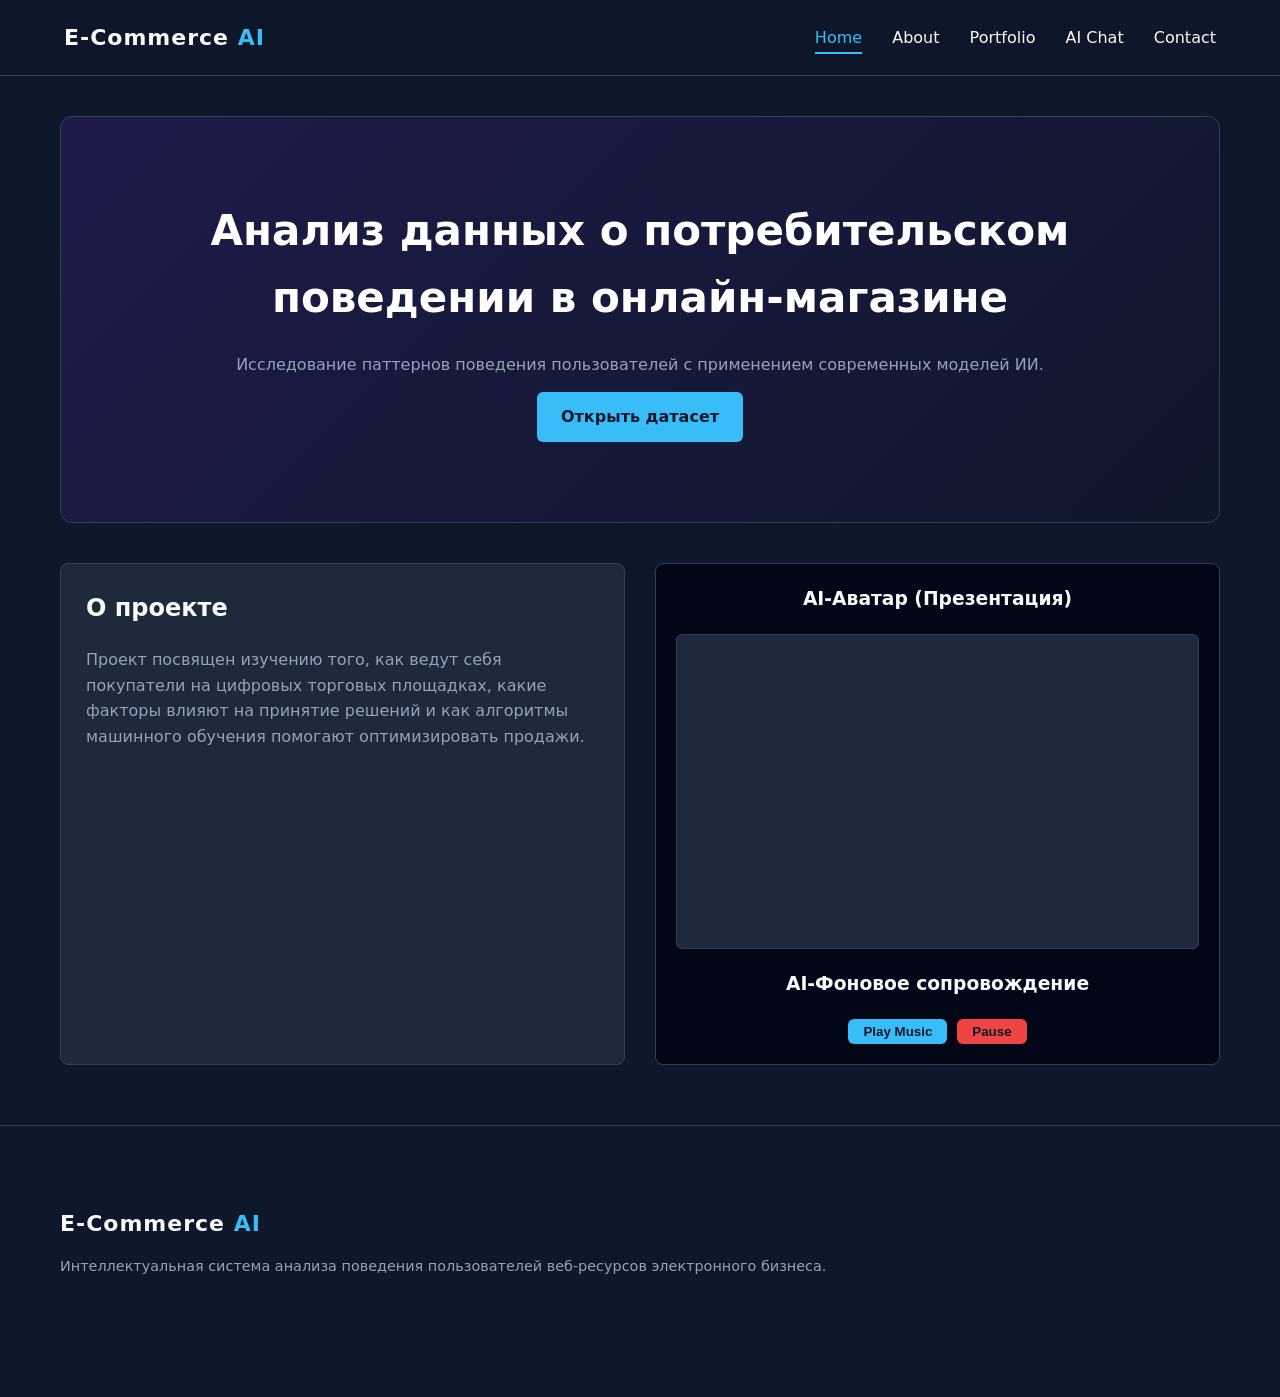
<file: index.html>
<!DOCTYPE html>
<html lang="ru">
<head>
    <meta charset="UTF-8">
    <meta name="viewport" content="width=device-width, initial-scale=1.0">
    <title>AI Анализ Потребительского Поведения - Главная</title>
    <link rel="stylesheet" href="style.css">
</head>
<body>

    <header class="site-header">
        <div class="logo">E-Commerce <span>AI</span></div>
        <nav class="nav-menu">
            <a href="index.html" class="active">Home</a>
            <a href="about.html">About</a>
            <a href="portfolio.html">Portfolio</a>
            <a href="interactive.html">AI Chat</a>
            <a href="contact.html">Contact</a>
        </nav>
    </header>

    <main class="container">
        <section class="hero">
            <h1>Анализ данных о потребительском поведении в онлайн-магазине</h1>
            <p>Исследование паттернов поведения пользователей с применением современных моделей ИИ.</p>
            <a href="portfolio.html" class="btn">Открыть датасет</a>
        </section>

        <section class="grid">
            <div class="card">
                <h2>О проекте</h2>
                <p>Проект посвящен изучению того, как ведут себя покупатели на цифровых торговых площадках, какие факторы влияют на принятие решений и как алгоритмы машинного обучения помогают оптимизировать продажи.</p>
            </div>
            
            <div class="media-box">
                <h3>AI-Аватар (Презентация)</h3>
                <div class="video-container" style="margin-bottom: 20px;">
                    <iframe width="100%" height="315" src="https://app.heygen.com/embeds/30a2284a08dd44558810d44c28e631cc" title="Avatar Video" frameborder="0" allow="encrypted-media; fullscreen;" allowfullscreen style="border-radius: 6px; border: 1px solid var(--border-color); display: block; background: #1e293b;"></iframe>
                </div>

                <h3>AI-Фоновое сопровождение</h3>
                <audio id="bgAudio" src="https://www.soundhelix.com/examples/mp3/SoundHelix-Song-1.mp3" loop></audio>
                <div class="audio-controls">
                    <button id="playAudio" class="btn" style="padding: 5px 15px;">Play Music</button>
                    <button id="pauseAudio" class="btn" style="padding: 5px 15px; background:#ef4444;">Pause</button>
                </div>
            </div>
        </section>
    </main>

    <footer class="site-footer" style="background: #0f172a; border-top: 1px solid var(--border-color); margin-top: 60px; padding: 40px 0 20px 0;">
        <div class="container" style="display: flex; flex-wrap: wrap; gap: 30px; justify-content: space-between; max-width: 1200px; margin-left: auto; margin-right: auto; padding: 0 20px;">
            <div style="flex: 1; min-width: 250px;">
                <div class="logo" style="margin-bottom: 15px;">E-Commerce <span>AI</span></div>
                <p style="color: #94a3b8; font-size: 0.9rem; line-height: 1.5; margin: 0;">Интеллектуальная система анализа поведения пользователей веб-ресурсов электронного бизнеса.</p>
            </div>
            <div style="min-width: 150px;">
                <h
</file>
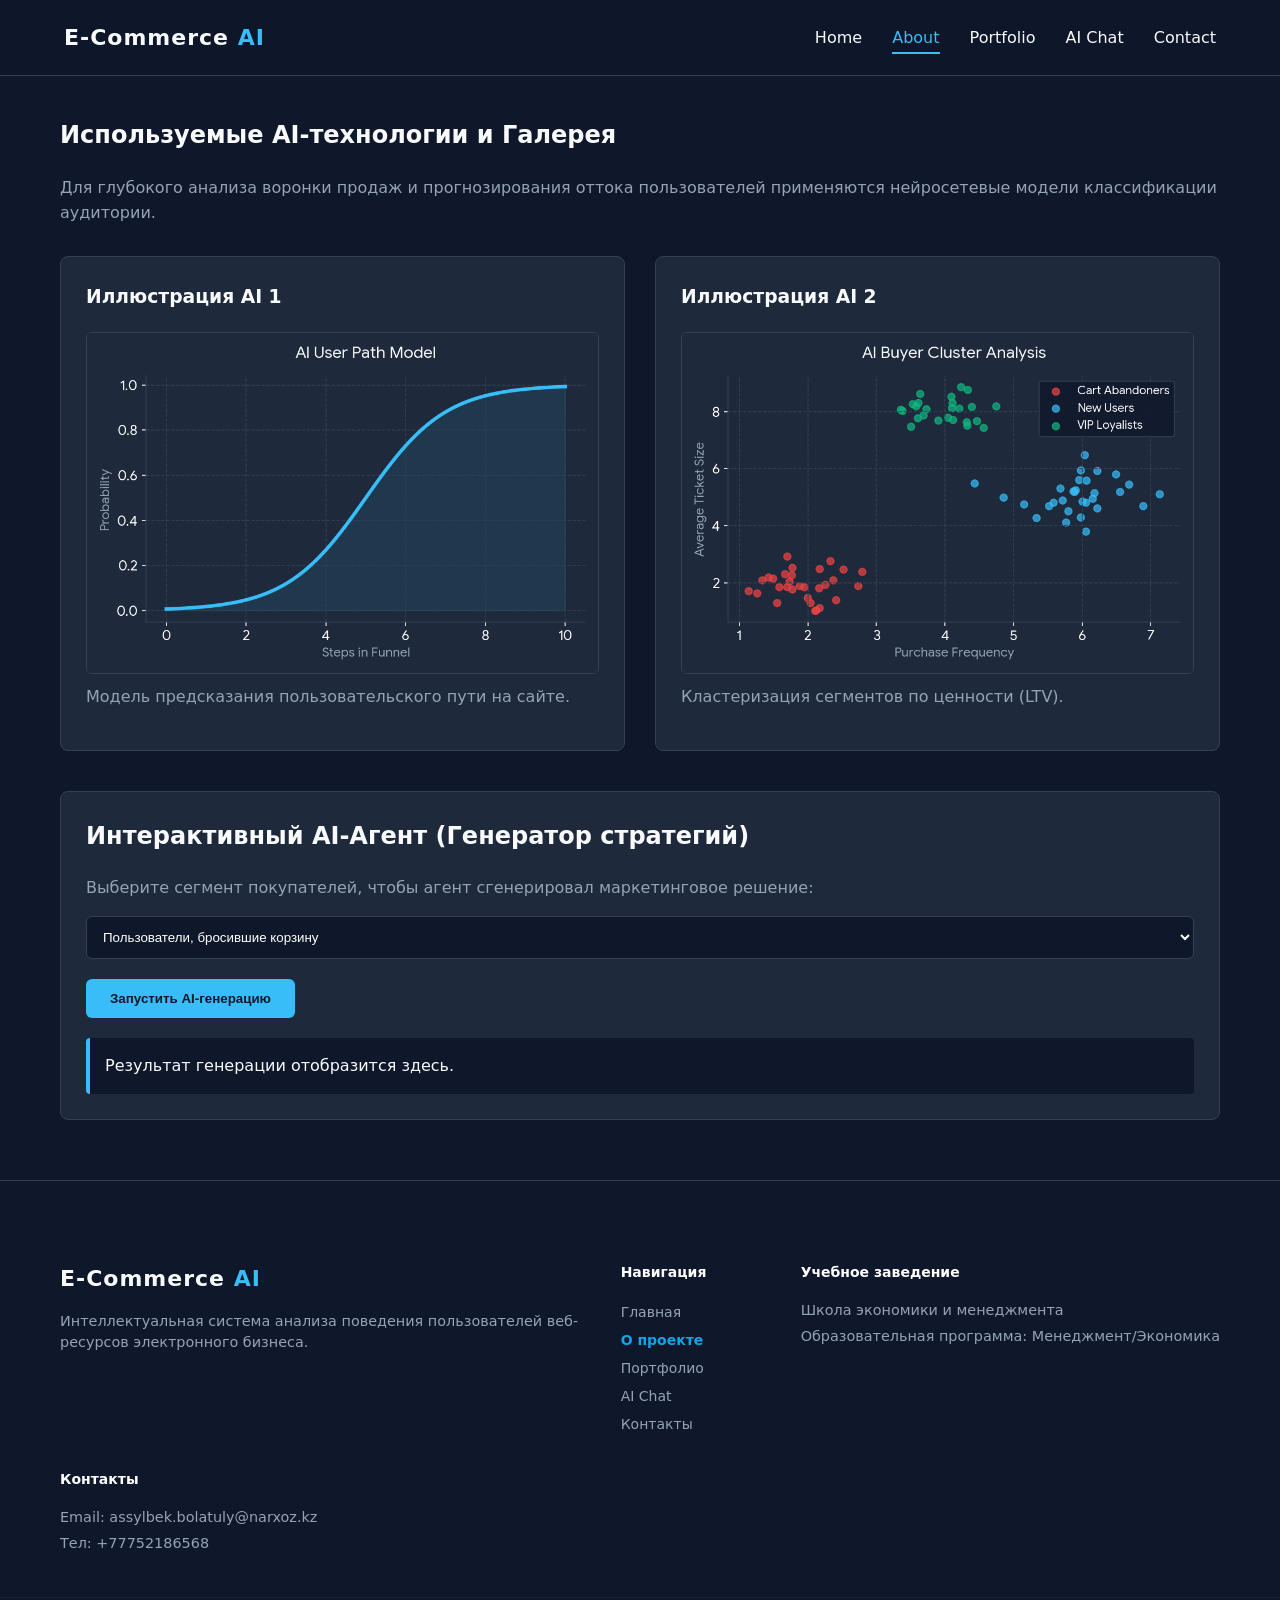
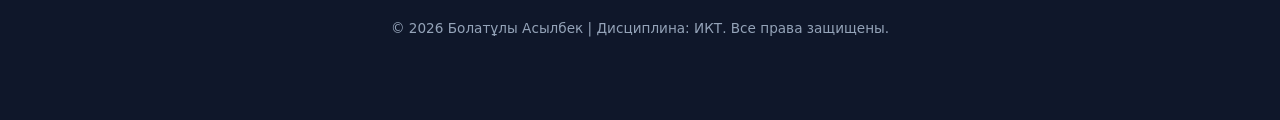
<file: about.html>
<!DOCTYPE html>
<html lang="ru">
<head>
    <meta charset="UTF-8">
    <meta name="viewport" content="width=device-width, initial-scale=1.0">
    <title>О методологии и AI инструменты</title>
    <link rel="stylesheet" href="style.css">
</head>
<body>
    <header class="site-header">
        <div class="logo">E-Commerce <span>AI</span></div>
        <nav class="nav-menu">
            <a href="index.html">Home</a>
            <a href="about.html" class="active">About</a>
            <a href="portfolio.html">Portfolio</a>
            <a href="interactive.html">AI Chat</a>
            <a href="contact.html">Contact</a>
        </nav>
    </header>

    <main class="container">
        <h2>Используемые AI-технологии и Галерея</h2>
        <p>Для глубокого анализа воронки продаж и прогнозирования оттока пользователей применяются нейросетевые модели классификации аудитории.</p>
        
        <div class="grid">
            <div class="card">
                <h3>Иллюстрация AI 1</h3>
                <img src="AIUser.png" alt="Модель пути пользователя" style="width:100%; height:auto; border-radius:6px; border: 1px solid var(--border-color); display:block;">
                <p style="margin-top:10px;">Модель предсказания пользовательского пути на сайте.</p>
            </div>
            <div class="card">
                <h3>Иллюстрация AI 2</h3>
                <img src="AIBuyer.png" alt="Кластеризация покупателей" style="width:100%; height:auto; border-radius:6px; border: 1px solid var(--border-color); display:block;">
                <p style="margin-top:10px;">Кластеризация сегментов по ценности (LTV).</p>
            </div>
        </div>

        <section class="card" style="margin-top:40px;">
            <h2>Интерактивный AI-Агент (Генератор стратегий)</h2>
            <p>Выберите сегмент покупателей, чтобы агент сгенерировал маркетинговое решение:</p>
            <div class="form-group">
                <select id="segmentSelect" style="width:100%; padding:12px; background:var(--bg-color); color:#fff; border:1px solid var(--border-color); border-radius:6px;">
                    <option value="cart">Пользователи, бросившие корзину</option>
                    <option value="loyal">Постоянные VIP-клиенты</option>
                    <option value="newbie">Новые посетители без покупок</option>
                </select>
            </div>
            <button id="generateStrategy" class="btn">Запустить AI-генерацию</button>
            <div id="aiAgentOutput" style="margin-top:20px; padding:15px; background:#0f172a; border-left:4px solid var(--accent-color); border-radius:4px;">
                Результат генерации отобразится здесь.
            </div>
        </section>
    </main>

    <footer class="site-footer" style="background: #0f172a; border-top: 1px solid var(--border-color); margin-top: 60px; padding: 40px 0 20px 0;">
        <div class="container" style="display: flex; flex-wrap: wrap; gap: 30px; justify-content: space-between; max-width: 1200px; margin-left: auto; margin-right: auto; padding: 0 20px;">
            <div style="flex: 1; min-width: 250px;">
                <div class="logo" style="margin-bottom: 15px;">E-Commerce <span>AI</span></div>
                <p style="color: #94a3b8; font-size: 0.9rem; line-height: 1.5; margin: 0;">Интеллектуальная система анализа поведения пользователей веб-ресурсов электронного бизнеса.</p>
            </div>
            <div style="min-width: 150px;">
                <h4 style="color: #fff; margin-top: 0; margin-bottom: 15px;">Навигация</h4>
                <ul style="list-style: none; padding: 0; margin: 0; line-height: 2;">
                    <li><a href="index.html" style="color: #94a3b8; text-decoration: none;">Главная</a></li>
                    <li><a href="about.html" style="color: #0ea5e9; text-decoration: none; font-weight: bold;">О проекте</a></li>
                    <li><a href="portfolio.html" style="color: #94a3b8; text-decoration: none;">Портфолио</a></li>
                    <li><a href="interactive.html" style="color: #94a3b8; text-decoration: none;">AI Chat</a></li>
                    <li><a href="contact.html" style="color: #94a3b8; text-decoration: none;">Контакты</a></li>
                </ul>
            </div>
            <div style="min-width: 200px;">
                <h4 style="color: #fff; margin-top: 0; margin-bottom: 15px;">Учебное заведение</h4>
                <p style="color: #94a3b8; margin: 0; font-size: 0.9rem; line-height: 1.8;">
                    Школа экономики и менеджмента<br>
                    Образовательная программа: Менеджмент/Экономика
                </p>
            </div>
            <div style="min-width: 200px;">
                <h4 style="color: #fff; margin-top: 0; margin-bottom: 15px;">Контакты</h4>
                <p style="color: #94a3b8; margin: 0; font-size: 0.9rem; line-height: 1.8;">
                    Email: assylbek.bolatuly@narxoz.kz<br>
                    Тел: +77752186568
                </p>
            </div>
        </div>
        <div style="border-top: 1px solid rgba(255,255,255,0.05); padding-top: 20px; text-align: center; margin-top: 30px;">
            <p style="color: #94a3b8; font-size: 0.85rem; margin: 0;">&copy; 2026 Болатұлы Асылбек | Дисциплина: ИКТ. Все права защищены.</p>
        </div>
    </footer>

    <button id="backToTop">↑</button>
    <script src="script.js"></script>
</body>
</html>
</file>
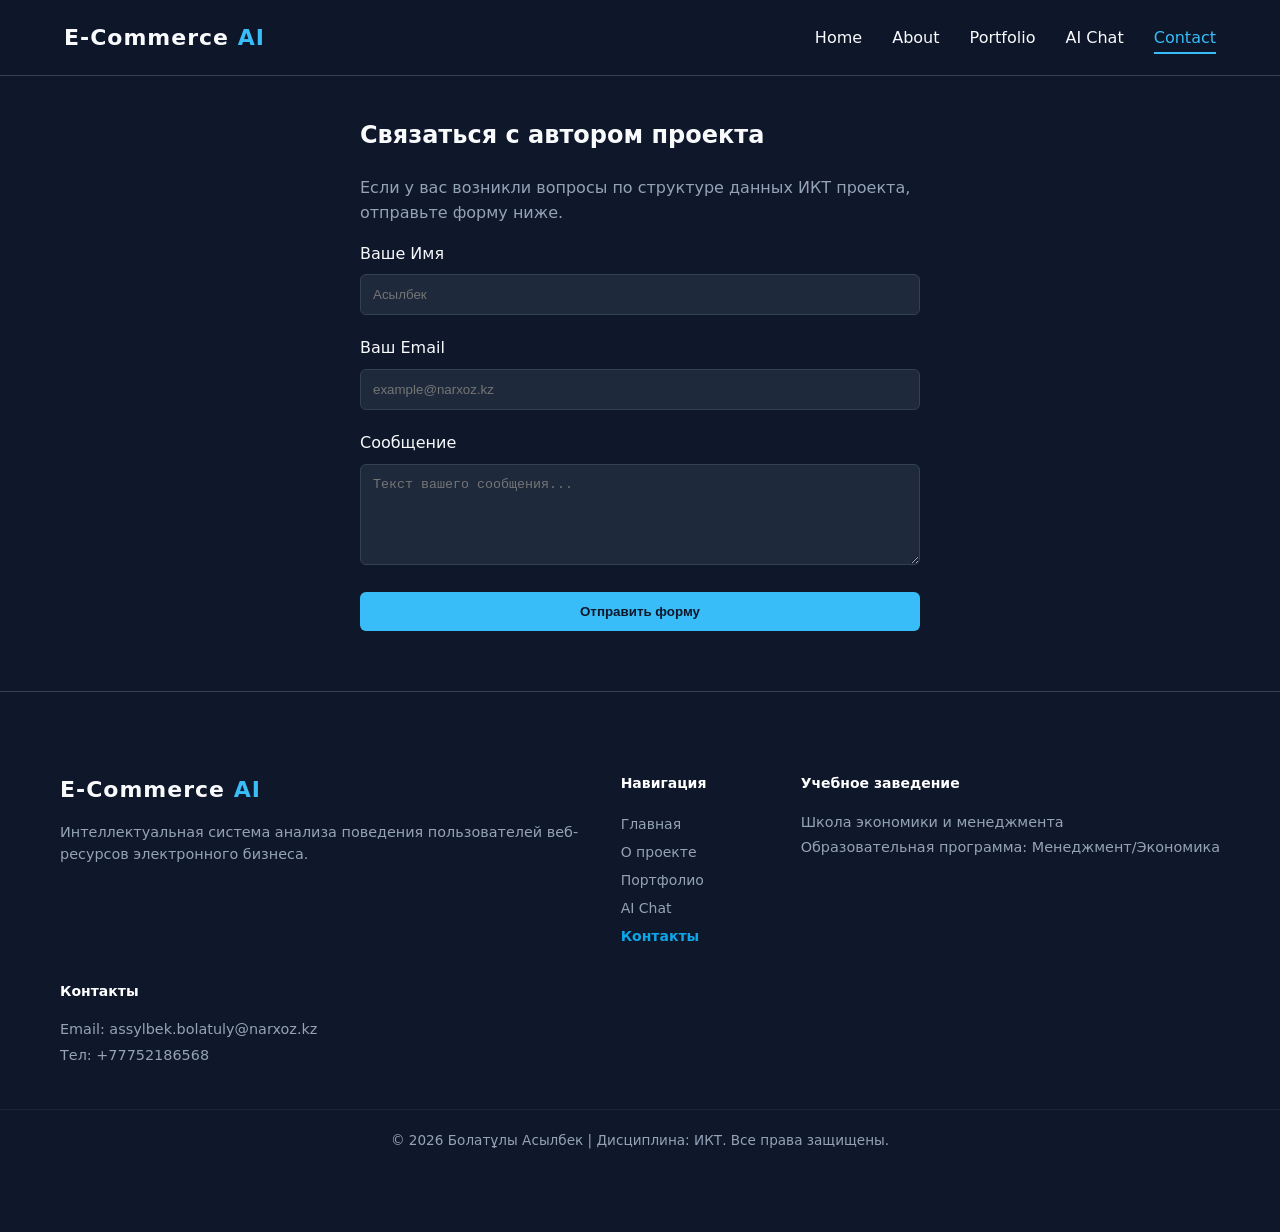
<file: contact.html>
<!DOCTYPE html>
<html lang="ru">
<head>
    <meta charset="UTF-8">
    <meta name="viewport" content="width=device-width, initial-scale=1.0">
    <title>Контакты автора</title>
    <link rel="stylesheet" href="style.css">
</head>
<body>
    <header class="site-header">
        <div class="logo">E-Commerce <span>AI</span></div>
        <nav class="nav-menu">
            <a href="index.html">Home</a>
            <a href="about.html">About</a>
            <a href="portfolio.html">Portfolio</a>
            <a href="interactive.html">AI Chat</a>
            <a href="contact.html" class="active">Contact</a>
        </nav>
    </header>

    <main class="container" style="max-width: 600px;">
        <h2>Связаться с автором проекта</h2>
        <p>Если у вас возникли вопросы по структуре данных ИКТ проекта, отправьте форму ниже.</p>

        <form action="#" onsubmit="alert('Сообщение успешно отправлено!'); return false;">
            <div class="form-group">
                <label>Ваше Имя</label>
                <input type="text" required placeholder="Асылбек">
            </div>
            <div class="form-group">
                <label>Ваш Email</label>
                <input type="email" required placeholder="example@narxoz.kz">
            </div>
            <div class="form-group">
                <label>Сообщение</label>
                <textarea rows="5" required placeholder="Текст вашего сообщения..."></textarea>
            </div>
            <button type="submit" class="btn" style="width: 100%;">Отправить форму</button>
        </form>
    </main>

    <footer class="site-footer" style="background: #0f172a; border-top: 1px solid var(--border-color); margin-top: 60px; padding: 40px 0 20px 0;">
        <div class="container" style="display: flex; flex-wrap: wrap; gap: 30px; justify-content: space-between; max-width: 1200px; margin-left: auto; margin-right: auto; padding: 0 20px;">
            <div style="flex: 1; min-width: 250px;">
                <div class="logo" style="margin-bottom: 15px;">E-Commerce <span>AI</span></div>
                <p style="color: #94a3b8; font-size: 0.9rem; line-height: 1.5; margin: 0;">Интеллектуальная система анализа поведения пользователей веб-ресурсов электронного бизнеса.</p>
            </div>
            <div style="min-width: 150px;">
                <h4 style="color: #fff; margin-top: 0; margin-bottom: 15px;">Навигация</h4>
                <ul style="list-style: none; padding: 0; margin: 0; line-height: 2;">
                    <li><a href="index.html" style="color: #94a3b8; text-decoration: none;">Главная</a></li>
                    <li><a href="about.html" style="color: #94a3b8; text-decoration: none;">О проекте</a></li>
                    <li><a href="portfolio.html" style="color: #94a3b8; text-decoration: none;">Портфолио</a></li>
                    <li><a href="interactive.html" style="color: #94a3b8; text-decoration: none;">AI Chat</a></li>
                    <li><a href="contact.html" style="color: #0ea5e9; text-decoration: none; font-weight: bold;">Контакты</a></li>
                </ul>
            </div>
            <div style="min-width: 200px;">
                <h4 style="color: #fff; margin-top: 0; margin-bottom: 15px;">Учебное заведение</h4>
                <p style="color: #94a3b8; margin: 0; font-size: 0.9rem; line-height: 1.8;">
                    Школа экономики и менеджмента<br>
                    Образовательная программа: Менеджмент/Экономика
                </p>
            </div>
            <div style="min-width: 200px;">
                <h4 style="color: #fff; margin-top: 0; margin-bottom: 15px;">Контакты</h4>
                <p style="color: #94a3b8; margin: 0; font-size: 0.9rem; line-height: 1.8;">
                    Email: assylbek.bolatuly@narxoz.kz<br>
                    Тел: +77752186568
                </p>
            </div>
        </div>
        <div style="border-top: 1px solid rgba(255,255,255,0.05); padding-top: 20px; text-align: center; margin-top: 30px;">
            <p style="color: #94a3b8; font-size: 0.85rem; margin: 0;">&copy; 2026 Болатұлы Асылбек | Дисциплина: ИКТ. Все права защищены.</p>
        </div>
    </footer>

    <button id="backToTop">↑</button>
    <script src="script.js"></script>
</body>
</html>
</file>
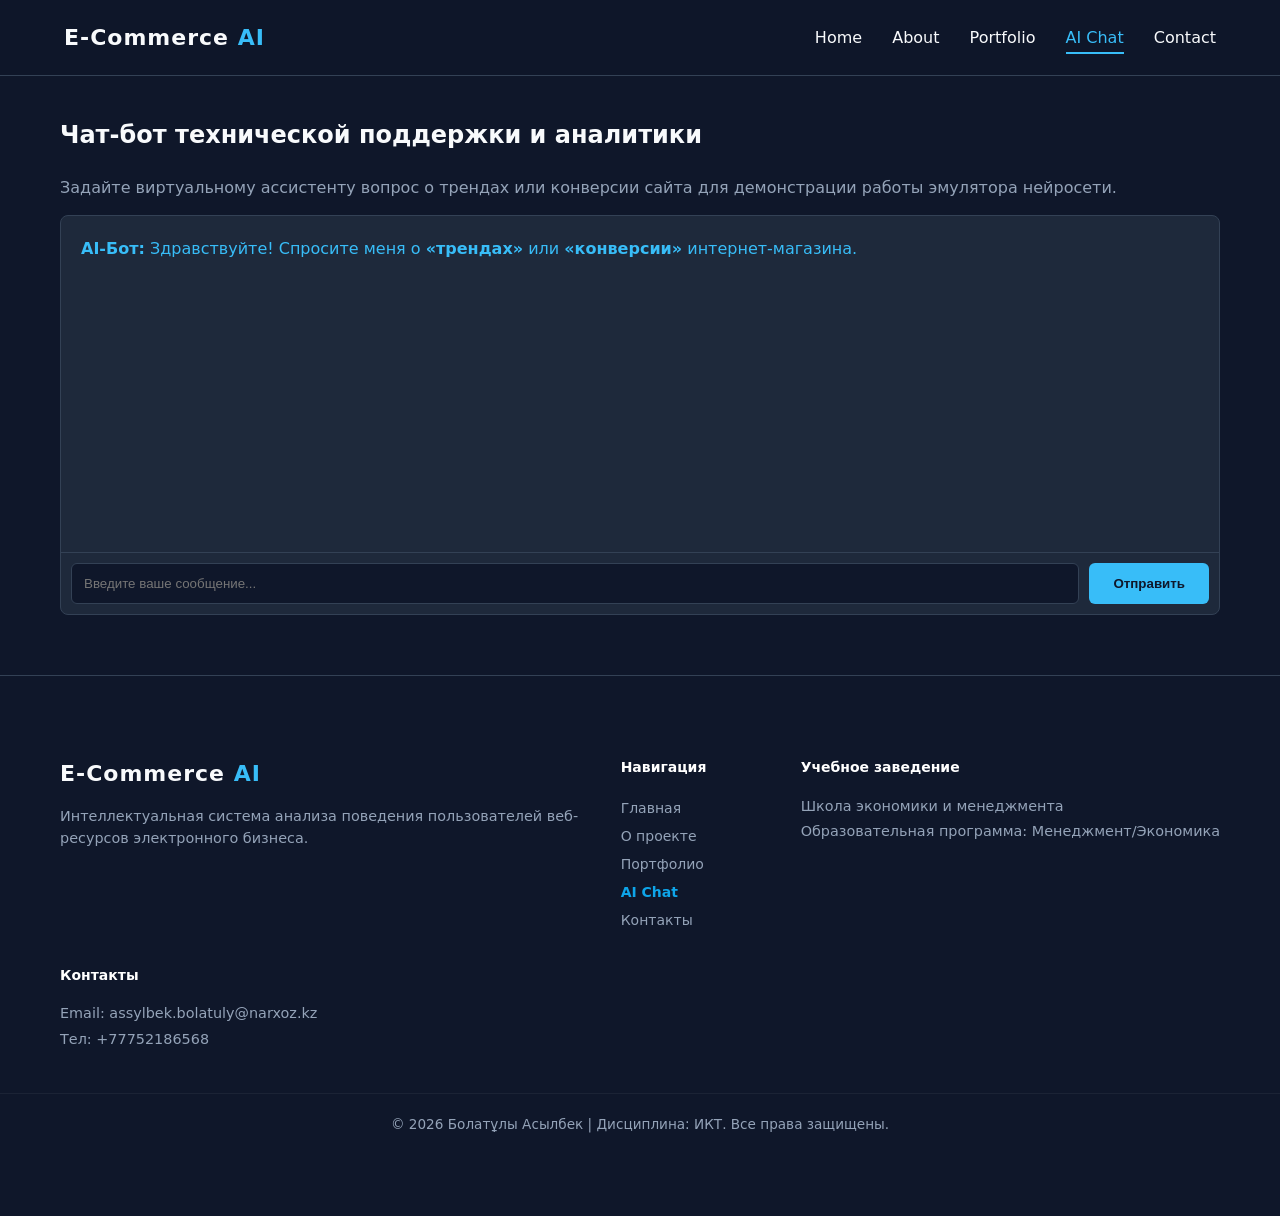
<file: interactive.html>
<!DOCTYPE html>
<html lang="ru">
<head>
    <meta charset="UTF-8">
    <meta name="viewport" content="width=device-width, initial-scale=1.0">
    <title>Интерактивное взаимодействие с AI</title>
    <link rel="stylesheet" href="style.css">
</head>
<body>
    <header class="site-header">
        <div class="logo">E-Commerce <span>AI</span></div>
        <nav class="nav-menu">
            <a href="index.html">Home</a>
            <a href="about.html">About</a>
            <a href="portfolio.html">Portfolio</a>
            <a href="interactive.html" class="active">AI Chat</a>
            <a href="contact.html">Contact</a>
        </nav>
    </header>

    <main class="container">
        <h2>Чат-бот технической поддержки и аналитики</h2>
        <p>Задайте виртуальному ассистенту вопрос о трендах или конверсии сайта для демонстрации работы эмулятора нейросети.</p>

        <div class="chat-window">
            <div class="chat-messages" id="chatMessages">
                <div style="color: var(--accent-color); margin-bottom: 10px;">
                    <strong>AI-Бот:</strong> Здравствуйте! Спросите меня о <strong>«трендах»</strong> или <strong>«конверсии»</strong> интернет-магазина.
                </div>
            </div>
            <div class="chat-input-area">
                <input type="text" id="chatInput" placeholder="Введите ваше сообщение...">
                <button id="sendChatBtn" class="btn">Отправить</button>
            </div>
        </div>
    </main>

    <footer class="site-footer" style="background: #0f172a; border-top: 1px solid var(--border-color); margin-top: 60px; padding: 40px 0 20px 0;">
        <div class="container" style="display: flex; flex-wrap: wrap; gap: 30px; justify-content: space-between; max-width: 1200px; margin-left: auto; margin-right: auto; padding: 0 20px;">
            <div style="flex: 1; min-width: 250px;">
                <div class="logo" style="margin-bottom: 15px;">E-Commerce <span>AI</span></div>
                <p style="color: #94a3b8; font-size: 0.9rem; line-height: 1.5; margin: 0;">Интеллектуальная система анализа поведения пользователей веб-ресурсов электронного бизнеса.</p>
            </div>
            <div style="min-width: 150px;">
                <h4 style="color: #fff; margin-top: 0; margin-bottom: 15px;">Навигация</h4>
                <ul style="list-style: none; padding: 0; margin: 0; line-height: 2;">
                    <li><a href="index.html" style="color: #94a3b8; text-decoration: none;">Главная</a></li>
                    <li><a href="about.html" style="color: #94a3b8; text-decoration: none;">О проекте</a></li>
                    <li><a href="portfolio.html" style="color: #94a3b8; text-decoration: none;">Портфолио</a></li>
                    <li><a href="interactive.html" style="color: #0ea5e9; text-decoration: none; font-weight: bold;">AI Chat</a></li>
                    <li><a href="contact.html" style="color: #94a3b8; text-decoration: none;">Контакты</a></li>
                </ul>
            </div>
            <div style="min-width: 200px;">
                <h4 style="color: #fff; margin-top: 0; margin-bottom: 15px;">Учебное заведение</h4>
                <p style="color: #94a3b8; margin: 0; font-size: 0.9rem; line-height: 1.8;">
                    Школа экономики и менеджмента<br>
                    Образовательная программа: Менеджмент/Экономика
                </p>
            </div>
            <div style="min-width: 200px;">
                <h4 style="color: #fff; margin-top: 0; margin-bottom: 15px;">Контакты</h4>
                <p style="color: #94a3b8; margin: 0; font-size: 0.9rem; line-height: 1.8;">
                    Email: assylbek.bolatuly@narxoz.kz<br>
                    Тел: +77752186568
                </p>
            </div>
        </div>
        <div style="border-top: 1px solid rgba(255,255,255,0.05); padding-top: 20px; text-align: center; margin-top: 30px;">
            <p style="color: #94a3b8; font-size: 0.85rem; margin: 0;">&copy; 2026 Болатұлы Асылбек | Дисциплина: ИКТ. Все права защищены.</p>
        </div>
    </footer>

    <button id="backToTop">↑</button>
    <script src="script.js"></script>
</body>
</html>
</file>
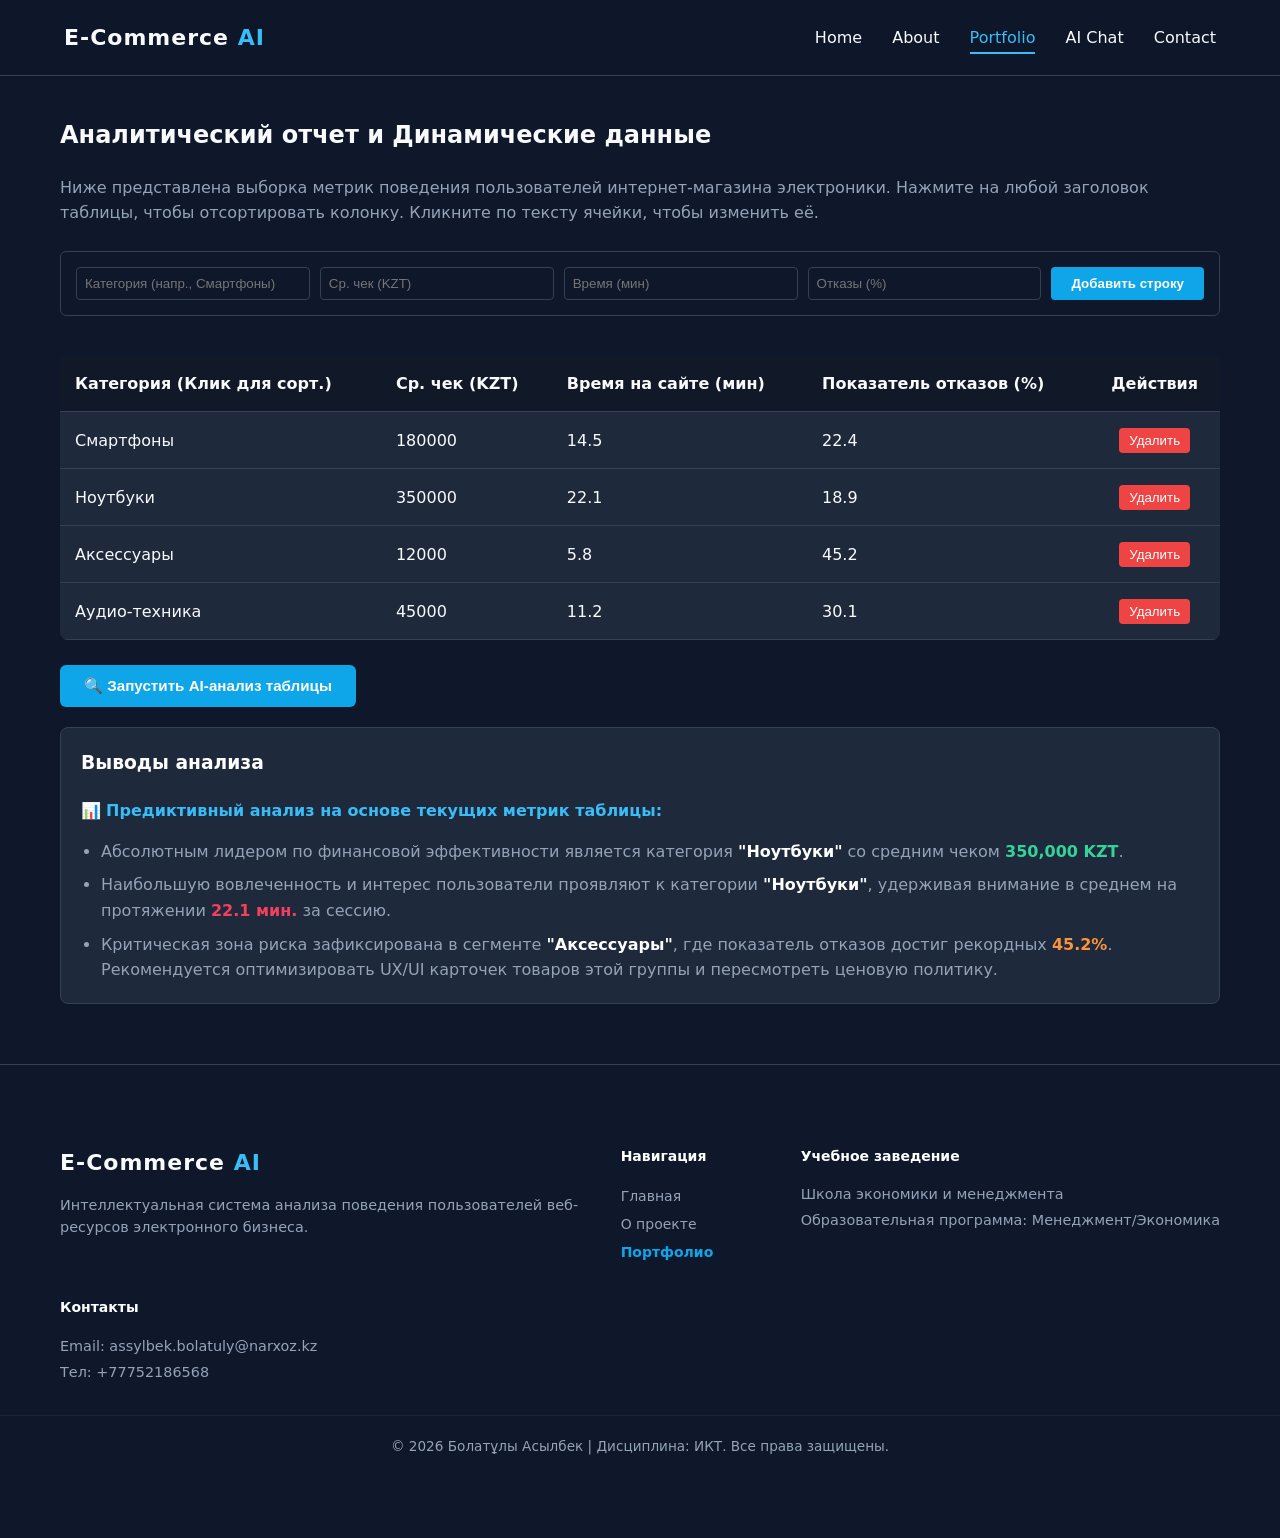
<file: portfolio.html>
<!DOCTYPE html>
<html lang="ru">
<head>
    <meta charset="UTF-8">
    <meta name="viewport" content="width=device-width, initial-scale=1.0">
    <title>Аналитика и Таблицы данных</title>
    <link rel="stylesheet" href="style.css">
</head>
<body>
    <header class="site-header">
        <div class="logo">E-Commerce <span>AI</span></div>
        <nav class="nav-menu">
            <a href="index.html">Home</a>
            <a href="about.html">About</a>
            <a href="portfolio.html" class="active">Portfolio</a>
            <a href="interactive.html">AI Chat</a>
            <a href="contact.html">Contact</a>
        </nav>
    </header>

    <main class="container">
        <h2>Аналитический отчет и Динамические данные</h2>
        <p style="color: var(--text-muted); margin-bottom: 25px;">
            Ниже представлена выборка метрик поведения пользователей интернет-магазина электроники. Нажмите на любой заголовок таблицы, чтобы отсортировать колонку. Кликните по тексту ячейки, чтобы изменить её.
        </p>

        <div style="display: flex; gap: 10px; margin-bottom: 20px; flex-wrap: wrap; background: #0f172a; padding: 15px; border-radius: 6px; border: 1px solid var(--border-color);">
            <input type="text" id="newCategory" placeholder="Категория (напр., Смартфоны)" style="flex: 1; min-width: 150px; padding: 8px; background: var(--bg-color); border: 1px solid var(--border-color); color: #fff; border-radius: 4px;">
            <input type="number" id="newCheck" placeholder="Ср. чек (KZT)" style="flex: 1; min-width: 100px; padding: 8px; background: var(--bg-color); border: 1px solid var(--border-color); color: #fff; border-radius: 4px;">
            <input type="number" id="newTime" placeholder="Время (мин)" step="0.1" style="flex: 1; min-width: 100px; padding: 8px; background: var(--bg-color); border: 1px solid var(--border-color); color: #fff; border-radius: 4px;">
            <input type="number" id="newBounce" placeholder="Отказы (%)" step="0.1" style="flex: 1; min-width: 100px; padding: 8px; background: var(--bg-color); border: 1px solid var(--border-color); color: #fff; border-radius: 4px;">
            <button id="addRowBtn" class="btn" style="padding: 8px 20px; background: #0ea5e9; color: #fff; border: none; border-radius: 4px; cursor: pointer;">Добавить строку</button>
        </div>

        <div class="table-container">
            <table class="dynamic-table" id="analyticsTable" style="width: 100%;">
                <thead>
                    <tr style="cursor: pointer;">
                        <th>Категория (Клик для сорт.)</th>
                        <th>Ср. чек (KZT)</th>
                        <th>Время на сайте (мин)</th>
                        <th>Показатель отказов (%)</th>
                        <th style="text-align: center; cursor: default;">Действия</th>
                    </tr>
                </thead>
                <tbody>
                    <tr>
                        <td contenteditable="true">Смартфоны</td>
                        <td contenteditable="true">180000</td>
                        <td contenteditable="true">14.5</td>
                        <td contenteditable="true">22.4</td>
                        <td style="text-align: center;">
                            <button class="delete-row-btn" style="background: #ef4444; color: white; border: none; padding: 5px 10px; border-radius: 4px; cursor: pointer;">Удалить</button>
                        </td>
                    </tr>
                    <tr>
                        <td contenteditable="true">Ноутбуки</td>
                        <td contenteditable="true">350000</td>
                        <td contenteditable="true">22.1</td>
                        <td contenteditable="true">18.9</td>
                        <td style="text-align: center;">
                            <button class="delete-row-btn" style="background: #ef4444; color: white; border: none; padding: 5px 10px; border-radius: 4px; cursor: pointer;">Удалить</button>
                        </td>
                    </tr>
                    <tr>
                        <td contenteditable="true">Аксессуары</td>
                        <td contenteditable="true">12000</td>
                        <td contenteditable="true">5.8</td>
                        <td contenteditable="true">45.2</td>
                        <td style="text-align: center;">
                            <button class="delete-row-btn" style="background: #ef4444; color: white; border: none; padding: 5px 10px; border-radius: 4px; cursor: pointer;">Удалить</button>
                        </td>
                    </tr>
                    <tr>
                        <td contenteditable="true">Аудио-техника</td>
                        <td contenteditable="true">45000</td>
                        <td contenteditable="true">11.2</td>
                        <td contenteditable="true">30.1</td>
                        <td style="text-align: center;">
                            <button class="delete-row-btn" style="background: #ef4444; color: white; border: none; padding: 5px 10px; border-radius: 4px; cursor: pointer;">Удалить</button>
                        </td>
                    </tr>
                </tbody>
            </table>
        </div>

        <div style="margin-top: 25px; display: flex; justify-content: flex-start;">
            <button id="runAnalysisBtn" style="padding: 12px 24px; font-weight: bold; background: #0ea5e9; color: white; border: none; border-radius: 6px; cursor: pointer; display: flex; align-items: center; gap: 8px; font-size: 0.95rem;">
                🔍 Запустить AI-анализ таблицы
            </button>
        </div>

        <div class="card" style="margin-top: 20px; background: #1e293b; padding: 20px; border-radius: 8px; border: 1px solid var(--border-color);">
            <h3 style="margin-top: 0; color: #fff;">Выводы анализа</h3>
            <div id="analysisOutput" style="line-height: 1.6; color: #94a3b8;">
                Ожидание команды... Нажмите кнопку выше или измените ячейку для расчета.
            </div>
        </div>
    </main>

    <footer class="site-footer" style="background: #0f172a; border-top: 1px solid var(--border-color); margin-top: 60px; padding: 40px 0 20px 0;">
        <div class="container" style="display: flex; flex-wrap: wrap; gap: 30px; justify-content: space-between; margin-bottom: 30px; max-width: 1200px; margin-left: auto; margin-right: auto; padding: 0 20px;">
            <div style="flex: 1; min-width: 250px;">
                <div class="logo" style="margin-bottom: 15px;">E-Commerce <span>AI</span></div>
                <p style="color: #94a3b8; font-size: 0.9rem; line-height: 1.5;">Интеллектуальная система анализа поведения пользователей веб-ресурсов электронного бизнеса.</p>
            </div>
            <div style="min-width: 150px;">
                <h4 style="color: #fff; margin-bottom: 15px;">Навигация</h4>
                <ul style="list-style: none; padding: 0; margin: 0; line-height: 2;">
                    <li><a href="index.html" style="color: #94a3b8; text-decoration: none;">Главная</a></li>
                    <li><a href="about.html" style="color: #94a3b8; text-decoration: none;">О проекте</a></li>
                    <li><a href="portfolio.html" style="color: #0ea5e9; text-decoration: none; font-weight: bold;">Портфолио</a></li>
                </ul>
            </div>
            <div style="min-width: 200px;">
                <h4 style="color: #fff; margin-bottom: 15px;">Учебное заведение</h4>
                <p style="color: #94a3b8; margin: 0; font-size: 0.9rem; line-height: 1.8;">
                    Школа экономики и менеджмента<br>
                    Образовательная программа: Менеджмент/Экономика
                </p>
            </div>
            <div style="min-width: 200px;">
                <h4 style="color: #fff; margin-bottom: 15px;">Контакты</h4>
                <p style="color: #94a3b8; margin: 0; font-size: 0.9rem; line-height: 1.8;">
                    Email: assylbek.bolatuly@narxoz.kz<br>
                    Тел: +77752186568
                </p>
            </div>
        </div>
        <div style="border-top: 1px solid rgba(255,255,255,0.05); padding-top: 20px; text-align: center;">
            <p style="color: #94a3b8; font-size: 0.85rem; margin: 0;">&copy; 2026 Болатұлы Асылбек | Дисциплина: ИКТ. Все права защищены.</p>
        </div>
    </footer>

    <button id="backToTop">↑</button>
    <script src="script.js"></script>
</body>
</html>
</file>
<file: style.css>
/* Базовые настройки и палитра */
:root {
    --bg-color: #0f172a;
    --card-bg: #1e293b;
    --text-color: #f8fafc;
    --text-muted: #94a3b8;
    --accent-color: #38bdf8;
    --accent-hover: #0ea5e9;
    --border-color: #334155;
}

* {
    box-sizing: border-box;
    margin: 0;
    padding: 0;
}

body {
    font-family: 'Segoe UI', system-ui, sans-serif;
    background-color: var(--bg-color);
    color: var(--text-color);
    line-height: 1.6;
    padding-bottom: 60px;
}

/* Хедер (Шапка сайта) */
.site-header {
    display: flex;
    justify-content: space-between;
    align-items: center;
    padding: 20px 5%;
    background-color: rgba(15, 23, 42, 0.95);
    backdrop-filter: blur(10px);
    position: sticky;
    top: 0;
    z-index: 1000;
    border-bottom: 1px solid var(--border-color);
}

.logo {
    font-size: 22px;
    font-weight: 700;
    letter-spacing: 1px;
}

.logo span {
    color: var(--accent-color);
}

.nav-menu a {
    color: var(--text-color);
    text-decoration: none;
    margin-left: 25px;
    font-weight: 500;
    padding: 5px 0;
    transition: color 0.3s, border-color 0.3s;
    border-bottom: 2px solid transparent;
}

.nav-menu a:hover, .nav-menu a.active {
    color: var(--accent-color);
    border-bottom: 2px solid var(--accent-color);
}

/* Контейнеры контента */
.container {
    max-width: 1200px;
    margin: 40px auto;
    padding: 0 20px;
}

h1, h2, h3 {
    margin-bottom: 20px;
    font-weight: 600;
}

p {
    margin-bottom: 15px;
    color: var(--text-muted);
}

/* Секция Hero (Баннер) */
.hero {
    text-align: center;
    padding: 80px 20px;
    background: linear-gradient(135deg, #1e1b4b 0%, #0f172a 100%);
    border-radius: 12px;
    margin-bottom: 40px;
    border: 1px solid var(--border-color);
}

.hero h1 {
    font-size: 42px;
    color: #fff;
}

.btn {
    display: inline-block;
    background-color: var(--accent-color);
    color: #0f172a;
    padding: 12px 24px;
    border-radius: 6px;
    text-decoration: none;
    font-weight: 600;
    transition: background 0.3s, transform 0.2s;
    border: none;
    cursor: pointer;
}

.btn:hover {
    background-color: var(--accent-hover);
    transform: translateY(-2px);
}

/* Сетка для карточек и AI-элементов */
.grid {
    display: grid;
    grid-template-columns: repeat(auto-fit, minmax(300px, 1fr));
    gap: 30px;
    margin-top: 30px;
}

.card {
    background-color: var(--card-bg);
    padding: 25px;
    border-radius: 8px;
    border: 1px solid var(--border-color);
}

/* Плеер и медиа */
.media-box {
    background: #020617;
    padding: 20px;
    border-radius: 8px;
    text-align: center;
    border: 1px solid var(--border-color);
}

.mock-video {
    width: 100%;
    max-width: 600px;
    height: 340px;
    background: #1e293b;
    margin: 0 auto 20px;
    display: flex;
    justify-content: center;
    align-items: center;
    border-radius: 6px;
    border: 2px dashed var(--accent-color);
}

.audio-controls {
    margin-top: 15px;
    display: flex;
    justify-content: center;
    gap: 10px;
}

/* Динамическая таблица */
.table-container {
    overflow-x: auto;
}

.dynamic-table {
    width: 100%;
    border-collapse: collapse;
    margin-top: 20px;
    background-color: var(--card-bg);
    border-radius: 8px;
    overflow: hidden;
}

.dynamic-table th, .dynamic-table td {
    padding: 15px;
    text-align: left;
    border-bottom: 1px solid var(--border-color);
}

.dynamic-table th {
    background-color: #111827;
    cursor: pointer;
    user-select: none;
}

.dynamic-table th:hover {
    color: var(--accent-color);
}

/* Чат-бот и AI-Агент */
.chat-window {
    background-color: var(--card-bg);
    border: 1px solid var(--border-color);
    border-radius: 8px;
    height: 400px;
    display: flex;
    flex-direction: column;
}

.chat-messages {
    flex: 1;
    padding: 20px;
    overflow-y: auto;
    border-bottom: 1px solid var(--border-color);
}

.chat-input-area {
    display: flex;
    padding: 10px;
}

.chat-input-area input {
    flex: 1;
    background-color: #0f172a;
    border: 1px solid var(--border-color);
    color: #fff;
    padding: 12px;
    border-radius: 6px;
    outline: none;
}

.chat-input-area button {
    margin-left: 10px;
}

/* Формы */
.form-group {
    margin-bottom: 20px;
}

.form-group label {
    display: block;
    margin-bottom: 8px;
}

.form-group input, .form-group textarea {
    width: 100%;
    padding: 12px;
    background-color: var(--card-bg);
    border: 1px solid var(--border-color);
    color: #fff;
    border-radius: 6px;
}

/* Футер (Подвал сайта) */
.site-footer {
    background-color: #020617;
    padding: 40px 5%;
    margin-top: 60px;
    border-top: 1px solid var(--border-color);
    font-size: 14px;
}

.footer-content {
    display: flex;
    justify-content: space-between;
    flex-wrap: wrap;
    gap: 30px;
}

.footer-section h4 {
    color: #fff;
    margin-bottom: 15px;
}

.footer-bottom {
    text-align: center;
    margin-top: 30px;
    padding-top: 20px;
    border-top: 1px solid var(--border-color);
    color: var(--text-muted);
}

/* Кнопка наверх */
#backToTop {
    position: fixed;
    bottom: 30px;
    right: 30px;
    width: 45px;
    height: 45px;
    background-color: var(--accent-color);
    color: #0f172a;
    border: none;
    border-radius: 50%;
    font-size: 20px;
    font-weight: bold;
    cursor: pointer;
    display: none;
    align-items: center;
    justify-content: center;
    z-index: 99;
}
</file>
